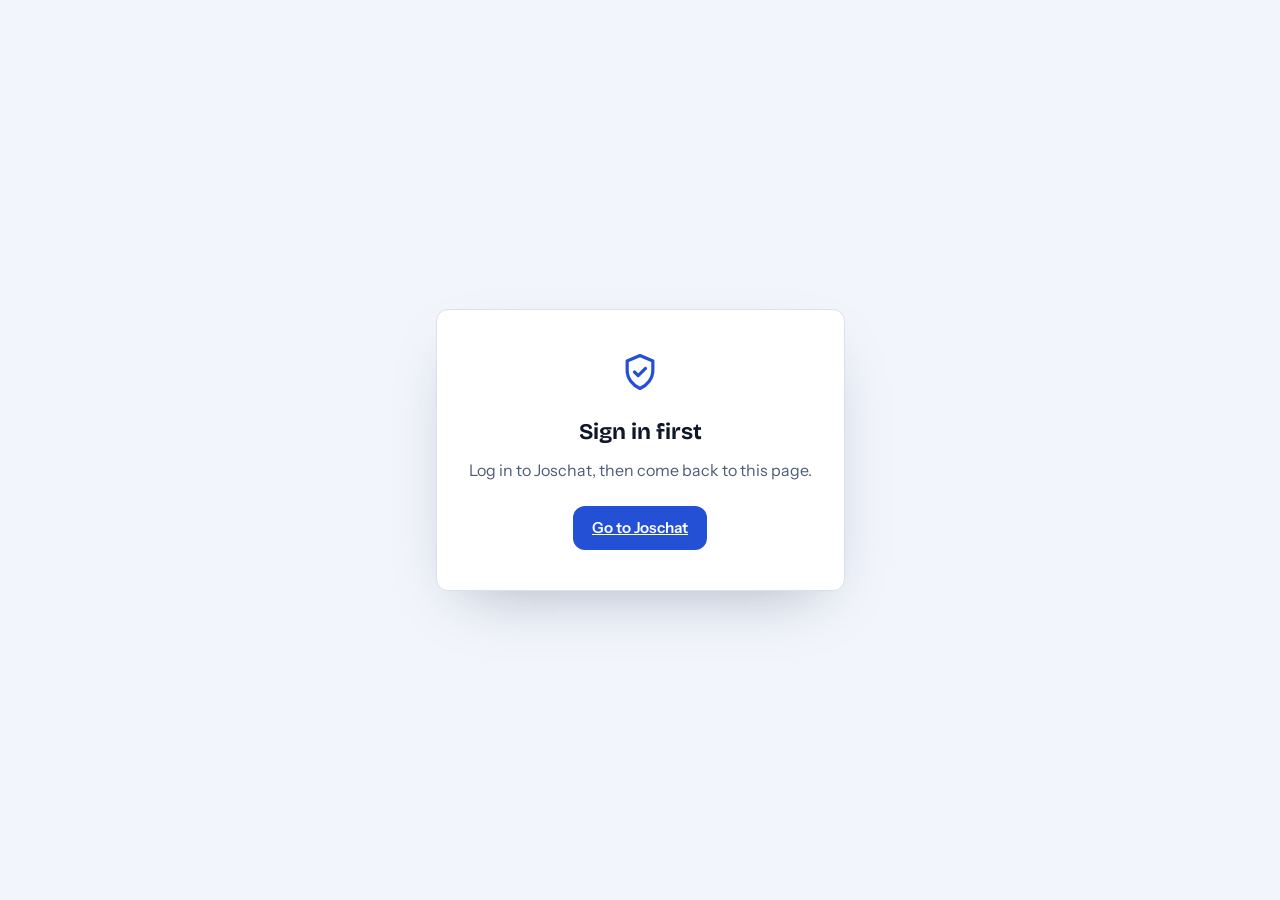
<file: templates/admin.html>
<!DOCTYPE html>
<html lang="en" data-theme="dark">
<head>
  <meta charset="UTF-8" />
  <meta name="viewport" content="width=device-width, initial-scale=1, viewport-fit=cover" />
  <title>Joschat Admin</title>
  <meta name="description" content="Platform oversight: users, conversations and the integrity chain." />
  <meta name="robots" content="noindex, nofollow" />

  <link rel="icon" type="image/x-icon" href="/static/favicon.ico" />
  <meta name="theme-color" id="theme-color" content="#0d1322" />

  <!-- Apply the saved (or system) theme before first paint so there is no flash. -->
  <script>
    (function () {
      var t = "dark";
      try {
        t = localStorage.getItem("joschat_theme") ||
            (matchMedia("(prefers-color-scheme: light)").matches ? "light" : "dark");
      } catch (e) {}
      document.documentElement.dataset.theme = t;
      var m = document.getElementById("theme-color");
      if (m) m.content = t === "light" ? "#f2f5fb" : "#0d1322";
    })();
  </script>

  <link rel="preconnect" href="https://fonts.googleapis.com" />
  <link rel="preconnect" href="https://fonts.gstatic.com" crossorigin />
  <link
    href="https://fonts.googleapis.com/css2?family=Bricolage+Grotesque:opsz,wght@12..96,600;12..96,700&family=Instrument+Sans:wght@400;500;600&display=swap"
    rel="stylesheet"
  />
  <link rel="stylesheet" href="/static/css/style.css" />
  <link rel="stylesheet" href="/static/css/admin.css" />

  <script defer src="/static/js/admin.js"></script>
</head>
<body class="admin-body">
  <!-- Icon sprite, same set as the main app plus a couple of admin-only glyphs. -->
  <svg width="0" height="0" style="position:absolute" aria-hidden="true" focusable="false">
    <defs>
      <symbol id="i-sun" viewBox="0 0 24 24"><circle cx="12" cy="12" r="4"/><path d="M12 2v2M12 20v2M4.9 4.9l1.4 1.4M17.7 17.7l1.4 1.4M2 12h2M20 12h2M4.9 19.1l1.4-1.4M17.7 6.3l1.4-1.4"/></symbol>
      <symbol id="i-moon" viewBox="0 0 24 24"><path d="M21 12.8A9 9 0 1 1 11.2 3a7 7 0 0 0 9.8 9.8z"/></symbol>
      <symbol id="i-logout" viewBox="0 0 24 24"><path d="M9 21H5a2 2 0 0 1-2-2V5a2 2 0 0 1 2-2h4"/><polyline points="16 17 21 12 16 7"/><line x1="21" y1="12" x2="9" y2="12"/></symbol>
      <symbol id="i-check" viewBox="0 0 24 24"><polyline points="20 6 9 17 4 12"/></symbol>
      <symbol id="i-alert" viewBox="0 0 24 24"><circle cx="12" cy="12" r="9"/><line x1="12" y1="8" x2="12" y2="12.5"/><line x1="12" y1="16" x2="12.01" y2="16"/></symbol>
      <symbol id="i-x" viewBox="0 0 24 24"><line x1="18" y1="6" x2="6" y2="18"/><line x1="6" y1="6" x2="18" y2="18"/></symbol>
      <symbol id="i-shield" viewBox="0 0 24 24"><path d="M12 3l7 3v5c0 4.5-3 8.2-7 10-4-1.8-7-5.5-7-10V6z"/><polyline points="9 12 11 14 15 10"/></symbol>
      <symbol id="i-search" viewBox="0 0 24 24"><circle cx="11" cy="11" r="7"/><line x1="21" y1="21" x2="16.65" y2="16.65"/></symbol>
      <symbol id="i-back" viewBox="0 0 24 24"><polyline points="15 18 9 12 15 6"/></symbol>
    </defs>
  </svg>

  <!-- Shown while the session is being checked, so neither the guard nor the dashboard flashes first. -->
  <div id="admin-boot" class="boot" aria-live="polite">
    <svg class="brand-hex" viewBox="0 0 100 100" aria-hidden="true">
      <polygon points="50,6 90,28 90,72 50,94 10,72 10,28" />
    </svg>
    <span class="sr-only">Checking admin access</span>
  </div>

  <!-- Shown when the signed-in account can't use this page: not signed in, no profile yet, or not an admin. -->
  <main id="admin-guard" class="admin-guard" hidden>
    <div class="admin-guard-card">
      <svg class="icon admin-guard-icon" aria-hidden="true"><use href="#i-shield" /></svg>
      <h1 id="admin-guard-title">Admins only</h1>
      <p id="admin-guard-message">You need an admin account to see this page.</p>
      <a class="btn btn-primary" href="/app">Go to Joschat</a>
    </div>
  </main>

  <div id="admin-shell" class="admin-shell" hidden>
    <header class="admin-header">
      <div class="admin-header-id">
        <a class="admin-back" href="/app" aria-label="Back to Joschat">
          <svg class="icon" aria-hidden="true"><use href="#i-back" /></svg>
        </a>
        <div>
          <h1>Admin</h1>
          <p id="admin-whoami" class="admin-whoami"></p>
        </div>
      </div>
      <div class="admin-header-actions">
        <button type="button" class="icon-btn" id="admin-theme-btn" aria-label="Switch to light theme" title="Switch to light theme">
          <svg class="icon" aria-hidden="true"><use href="#i-sun" /></svg>
        </button>
        <button type="button" class="icon-btn" id="admin-signout-btn" aria-label="Sign out" title="Sign out">
          <svg class="icon" aria-hidden="true"><use href="#i-logout" /></svg>
        </button>
      </div>
    </header>

    <div class="admin-scroll">
      <!-- Stats -->
      <section class="admin-card" aria-labelledby="stats-heading">
        <h2 id="stats-heading">Platform at a glance</h2>
        <div id="stat-grid" class="stat-grid" aria-live="polite">
          <div class="stat-card is-skeleton"><span class="stat-value">&nbsp;</span><span class="stat-label">Users</span></div>
          <div class="stat-card is-skeleton"><span class="stat-value">&nbsp;</span><span class="stat-label">Conversations</span></div>
          <div class="stat-card is-skeleton"><span class="stat-value">&nbsp;</span><span class="stat-label">Messages</span></div>
          <div class="stat-card is-skeleton"><span class="stat-value">&nbsp;</span><span class="stat-label">Blocks</span></div>
          <div class="stat-card is-skeleton"><span class="stat-value">&nbsp;</span><span class="stat-label">Calls</span></div>
        </div>
        <p id="calls-by-status" class="calls-by-status"></p>
      </section>

      <!-- Blockchain integrity -->
      <section class="admin-card" aria-labelledby="chain-heading">
        <h2 id="chain-heading">Blockchain integrity</h2>
        <p class="admin-card-lead">Recomputes every block's hash from its stored fields and checks the chain still links up.</p>
        <div class="chain-audit-row">
          <button type="button" class="btn btn-secondary" id="validate-chain-btn">Audit full chain</button>
        </div>
        <div id="chain-audit-result" class="audit-result" hidden></div>

        <div class="chain-audit-row chain-audit-row-scoped">
          <label for="conversation-audit-input" class="sr-only">Conversation ID</label>
          <input type="number" min="1" id="conversation-audit-input" placeholder="Conversation ID" class="admin-input" />
          <button type="button" class="btn btn-secondary" id="validate-conversation-btn">Audit conversation</button>
        </div>
        <div id="conversation-audit-result" class="audit-result" hidden></div>
      </section>

      <section class="admin-card" aria-labelledby="audit-history-title"><h2 id="audit-history-title">Audit history &amp; reports</h2>
      <p>Daily checks validate payloads, missing messages, links and signed receipts. No decrypted content is included.</p>
      <button type="button" class="btn btn-secondary" id="refresh-audits-btn">Refresh audits</button>
      <button type="button" class="btn btn-secondary" id="export-report-btn">Download report</button>
      <ul id="audit-history"></ul></section>
      <!-- Conversations -->
      <section class="admin-card" aria-labelledby="conversations-heading">
        <h2 id="conversations-heading">Conversations</h2>
        <div class="admin-table-wrap">
          <table class="admin-table" id="conversations-table">
            <thead>
              <tr>
                <th scope="col">ID</th>
                <th scope="col">Participants</th>
                <th scope="col">Type</th>
                <th scope="col">Messages</th>
                <th scope="col">Started</th>
                <th scope="col"><span class="sr-only">Actions</span></th>
              </tr>
            </thead>
            <tbody id="conversations-tbody">
              <tr><td colspan="6" class="admin-table-empty">Loading…</td></tr>
            </tbody>
          </table>
        </div>
      </section>

      <!-- Users -->
      <section class="admin-card" aria-labelledby="users-heading">
        <div class="admin-card-head">
          <h2 id="users-heading">Users</h2>
          <div class="admin-search">
            <svg class="icon" aria-hidden="true"><use href="#i-search" /></svg>
            <input type="search" id="user-search" placeholder="Search by username" aria-label="Search users by username" />
          </div>
        </div>
        <div class="admin-table-wrap">
          <table class="admin-table" id="users-table">
            <thead>
              <tr>
                <th scope="col">Username</th>
                <th scope="col">Role</th>
                <th scope="col">Status</th>
                <th scope="col" class="col-joined">Joined</th>
                <th scope="col"><span class="sr-only">Actions</span></th>
              </tr>
            </thead>
            <tbody id="users-tbody">
              <tr><td colspan="5" class="admin-table-empty">Loading…</td></tr>
            </tbody>
          </table>
        </div>
      </section>
    </div>
  </div>

  <div id="admin-toasts" class="toasts" aria-live="polite" aria-atomic="false"></div>
</body>
</html>
</file>
<file: static/css/style.css>
/**
 * static/css/style.css
 * ---------------------
 * Joschat interface.
 *
 * The brand stays navy + blue (the hexagon logo). Two additions carry meaning:
 *   mint  = a message's seal checked out      (--seal)
 *   amber = a chat that is locked on this device (--lock)
 * The hexagonal "seal" on every message is the one memorable element; the rest
 * of the interface stays quiet on purpose.
 */

/* ---------------------------------------------------------------------
   Tokens
--------------------------------------------------------------------- */
:root {
  color-scheme: dark;

  --base: #0d1322;
  --surface: #131b2f;
  --raised: #1a2440;
  --hover: #172038;
  --line: #26314d;
  --line-soft: #1d2741;

  --text: #e8edf7;
  --dim: #9aa8c4;
  --faint: #7d8cae;

  --primary: #2f62e8;
  --primary-press: #2853c8;
  --on-primary: #ffffff;
  --focus: #8fb0ff;

  --mine: #2f62e8;
  --on-mine: #ffffff;
  --on-mine-soft: rgba(255, 255, 255, 0.86);
  --theirs: #1c2644;

  --seal: #4ee0ac;
  --seal-on-mine: #8af3cb;
  --tamper: #ff7b7b;
  --tamper-on-mine: #ffc2c2;
  --lock: #f5b74a;

  --shadow: 0 24px 60px -24px rgba(0, 0, 0, 0.65);
  --canvas-top: #0b1120;
  --canvas-bottom: #101a33;
  --bg-chain: 47, 98, 232;
  --bg-glow: 130, 168, 255;

  --font-display: "Bricolage Grotesque", ui-sans-serif, system-ui, sans-serif;
  --font-body: "Instrument Sans", ui-sans-serif, system-ui, -apple-system, "Segoe UI", sans-serif;
  --font-mono: ui-monospace, "SF Mono", Menlo, Consolas, monospace;

  --radius: 0.75rem;
  --sidebar-w: 21.5rem;
  --safe-top: env(safe-area-inset-top, 0px);
  --safe-bottom: env(safe-area-inset-bottom, 0px);
}

:root[data-theme="light"] {
  color-scheme: light;

  --base: #f2f5fb;
  --surface: #ffffff;
  --raised: #eaeff8;
  --hover: #f4f7fc;
  --line: #d9e0ee;
  --line-soft: #e6ebf5;

  --text: #0f1729;
  --dim: #4d5b78;
  --faint: #667290;

  --primary: #2450d6;
  --primary-press: #1c41b3;
  --focus: #2450d6;

  --mine: #2450d6;
  --theirs: #ffffff;

  --seal: #0e9f6e;
  --tamper: #d93a3a;
  --lock: #b7791f;

  --shadow: 0 24px 60px -28px rgba(20, 34, 70, 0.35);
  --canvas-top: #eef2fa;
  --canvas-bottom: #e3eaf7;
  --bg-chain: 36, 80, 214;
  --bg-glow: 36, 80, 214;
}

/* ---------------------------------------------------------------------
   Base
--------------------------------------------------------------------- */
*, *::before, *::after { box-sizing: border-box; }

[hidden] { display: none !important; }

html { height: 100%; -webkit-text-size-adjust: 100%; }

body {
  margin: 0;
  min-height: 100%;
  font-family: var(--font-body);
  font-size: 1rem;
  line-height: 1.45;
  color: var(--text);
  background: var(--base);
  -webkit-font-smoothing: antialiased;
  overflow-x: hidden;
}

h1, h2, h3, p { margin: 0; }
button, input, textarea { font: inherit; color: inherit; }
button { cursor: pointer; }

:focus-visible {
  outline: 2px solid var(--focus);
  outline-offset: 2px;
}

.sr-only {
  position: absolute; width: 1px; height: 1px; margin: -1px; padding: 0;
  overflow: hidden; clip: rect(0 0 0 0); white-space: nowrap; border: 0;
}

.icon {
  width: 1.25rem; height: 1.25rem; flex: none;
  fill: none; stroke: currentColor; stroke-width: 1.75;
  stroke-linecap: round; stroke-linejoin: round;
}

.auth-home-link { display: block; width: fit-content; margin: 24px auto 0; font-size: 0.75rem; color: var(--dim); }
.auth-home-link:hover { color: var(--text); text-decoration: underline; text-underline-offset: 3px; }

#bg-canvas {
  position: fixed; inset: 0; z-index: 0; display: block;
  background: linear-gradient(180deg, var(--canvas-top), var(--canvas-bottom));
}
body.in-app #bg-canvas { display: none; }

/* ---------------------------------------------------------------------
   Buttons
--------------------------------------------------------------------- */
.btn {
  display: inline-flex; align-items: center; justify-content: center; gap: 0.5rem;
  min-height: 2.75rem; padding: 0.55rem 1.1rem;
  border: 1px solid transparent; border-radius: var(--radius);
  font-weight: 600; font-size: 0.95rem; line-height: 1.2;
  transition: background-color 0.15s ease, border-color 0.15s ease, opacity 0.15s ease;
}
.btn-block { width: 100%; }
.btn-primary { background: var(--primary); color: var(--on-primary); }
.btn-primary:hover:not(:disabled) { background: var(--primary-press); }
.btn-secondary { background: transparent; border-color: var(--line); color: var(--text); }
.btn-secondary:hover:not(:disabled) { background: var(--raised); }
.btn-ghost { background: transparent; color: var(--dim); }
.btn-ghost:hover:not(:disabled) { color: var(--text); background: var(--raised); }
.btn-compact { min-height: 2.25rem; padding: 0.35rem 0.8rem; font-size: 0.85rem; }
.btn:disabled { opacity: 0.5; cursor: default; }

.icon-btn {
  display: inline-grid; place-items: center; flex: none;
  width: 2.5rem; height: 2.5rem; padding: 0;
  border: 0; border-radius: 50%; background: transparent; color: var(--dim);
  transition: background-color 0.15s ease, color 0.15s ease;
}
.icon-btn:hover:not(:disabled) { background: var(--raised); color: var(--text); }
.icon-btn:disabled { opacity: 0.4; cursor: default; }

.spinner {
  display: none; width: 1.05rem; height: 1.05rem; flex: none;
  border: 2px solid currentColor; border-right-color: transparent; border-radius: 50%;
  animation: spin 0.7s linear infinite;
}
.is-busy > .spinner { display: inline-block; }
.is-busy .send-icon { display: none; }
@keyframes spin { to { transform: rotate(360deg); } }

/* ---------------------------------------------------------------------
   Boot splash
--------------------------------------------------------------------- */
.boot {
  position: fixed; inset: 0; z-index: 50; display: grid; place-items: center;
  background: var(--base);
}
.brand-hex { width: 3rem; height: 3rem; fill: var(--primary); animation: breathe 1.4s ease-in-out infinite; }
@keyframes breathe { 50% { transform: scale(0.88); opacity: 0.6; } }

/* ---------------------------------------------------------------------
   Log in / create account
--------------------------------------------------------------------- */
.auth {
  position: relative; z-index: 1; min-height: 100vh; min-height: 100dvh;
  display: grid; place-items: center;
  padding: calc(1.25rem + var(--safe-top)) 1.25rem calc(1.25rem + var(--safe-bottom));
}

.auth-card {
  width: min(26rem, 100%);
  padding: 2rem 1.75rem 1.75rem;
  background: color-mix(in srgb, var(--surface) 92%, transparent);
  border: 1px solid var(--line);
  border-radius: 1.25rem;
  box-shadow: var(--shadow);
  -webkit-backdrop-filter: blur(14px); backdrop-filter: blur(14px);
  animation: settle 0.35s ease-out both;
}
@keyframes settle { from { opacity: 0; } to { opacity: 1; } }

.lockup { display: flex; align-items: center; gap: 0.65rem; }
.wordmark {
  font-family: var(--font-display); font-weight: 700; font-size: 1.7rem;
  letter-spacing: -0.02em; line-height: 1;
}
.tagline { margin: 0.6rem 0 1.5rem; color: var(--dim); font-size: 0.98rem; max-width: 34ch; }
.setup-title { font-family: var(--font-display); font-size: 1.35rem; margin-top: 1.4rem; letter-spacing: -0.01em; }
.setup-title + .tagline { margin-top: 0.35rem; }

.segmented {
  display: grid; grid-template-columns: 1fr 1fr; gap: 0.25rem; padding: 0.25rem;
  background: var(--base); border: 1px solid var(--line); border-radius: var(--radius);
  margin-bottom: 1.25rem;
}
.segmented button {
  min-height: 2.5rem; border: 0; border-radius: calc(var(--radius) - 3px);
  background: transparent; color: var(--dim); font-weight: 600; font-size: 0.92rem;
  transition: background-color 0.15s ease, color 0.15s ease;
}
.segmented button[aria-selected="true"] { background: var(--raised); color: var(--text); box-shadow: inset 0 0 0 1px var(--line); }

.field { margin-bottom: 1rem; }
.field label { display: block; margin-bottom: 0.35rem; font-size: 0.86rem; font-weight: 500; color: var(--dim); }

.field input, .unlock-row input {
  width: 100%; min-height: 2.9rem; padding: 0.6rem 0.85rem;
  background: var(--base); border: 1px solid var(--line); border-radius: var(--radius);
  color: var(--text); font-size: 1rem;
  transition: border-color 0.15s ease, box-shadow 0.15s ease;
}
.field input::placeholder, .unlock-row input::placeholder, .search input::placeholder, #message-text::placeholder { color: var(--faint); }
.field input:focus, .unlock-row input:focus { outline: none; border-color: var(--focus); box-shadow: 0 0 0 3px color-mix(in srgb, var(--focus) 28%, transparent); }
.field input[aria-invalid="true"] { border-color: var(--tamper); }

.input-wrap { position: relative; }
.input-wrap input { padding-right: 3rem; }
.input-action { position: absolute; top: 50%; right: 0.25rem; transform: translateY(-50%); width: 2.4rem; height: 2.4rem; }

.field-msg { min-height: 1.1rem; margin-top: 0.3rem; font-size: 0.82rem; color: var(--faint); }
.field-msg:empty { display: none; }
.field-msg.is-error { color: var(--tamper); }

.banner {
  margin: 0 0 1rem; padding: 0.65rem 0.85rem; border-radius: var(--radius);
  font-size: 0.9rem; border: 1px solid var(--line); background: var(--raised);
}
.banner.is-error { border-color: color-mix(in srgb, var(--tamper) 55%, transparent); background: color-mix(in srgb, var(--tamper) 12%, transparent); }
.banner.is-success { border-color: color-mix(in srgb, var(--seal) 55%, transparent); background: color-mix(in srgb, var(--seal) 12%, transparent); }

#setup-form .btn-ghost { margin-top: 0.4rem; }

.check-email { text-align: center; padding: 0.5rem 0 0; }
.check-icon {
  display: inline-grid; place-items: center; width: 3.5rem; height: 3.5rem; margin-bottom: 0.9rem;
  border-radius: 50%; background: color-mix(in srgb, var(--primary) 18%, transparent); color: var(--focus);
}
.check-icon .icon { width: 1.6rem; height: 1.6rem; }
.check-email h2 { font-family: var(--font-display); font-size: 1.35rem; margin-bottom: 0.4rem; }
.check-email p { color: var(--dim); margin-bottom: 1.25rem; overflow-wrap: anywhere; }
.check-email strong { color: var(--text); }

/* ---------------------------------------------------------------------
   Chat shell
--------------------------------------------------------------------- */
.shell {
  position: relative; z-index: 1; height: 100vh; height: 100dvh; overflow: hidden;
  display: grid; grid-template-columns: var(--sidebar-w) minmax(0, 1fr);
  background: var(--base);
}

.net-banner {
  position: absolute; top: 0; left: 0; right: 0; z-index: 30;
  display: flex; align-items: center; justify-content: center; gap: 0.5rem;
  padding: calc(0.4rem + var(--safe-top)) 1rem 0.4rem;
  background: var(--lock); color: #1c1300; font-size: 0.85rem; font-weight: 600;
}

/* ----- Sidebar ----- */
.sidebar {
  display: flex; flex-direction: column; min-height: 0;
  background: var(--surface); border-right: 1px solid var(--line);
}

.side-head {
  display: flex; align-items: center; gap: 0.7rem;
  padding: calc(0.85rem + var(--safe-top)) 0.75rem 0.75rem 1rem;
}
.me { flex: 1; min-width: 0; display: flex; flex-direction: column; line-height: 1.2; }
.me-name { font-family: var(--font-display); font-weight: 600; font-size: 1.05rem; overflow: hidden; text-overflow: ellipsis; white-space: nowrap; }
.me-sub { font-size: 0.78rem; color: var(--faint); }

.avatar {
  --h: 215;
  display: inline-grid; place-items: center; flex: none;
  width: 2.6rem; height: 2.6rem;
  clip-path: polygon(50% 2%, 94% 26%, 94% 74%, 50% 98%, 6% 74%, 6% 26%);
  background: hsl(var(--h) 52% 40%); color: #fff;
  font-family: var(--font-display); font-weight: 700; font-size: 1.05rem; line-height: 1;
}
.avatar-add { background: var(--raised); color: var(--dim); }
.avatar-add .icon { width: 1.15rem; height: 1.15rem; }
#me-avatar { width: 2.4rem; height: 2.4rem; }

.search {
  position: relative; display: flex; align-items: center; margin: 0 0.75rem 0.5rem;
  background: var(--base); border: 1px solid var(--line); border-radius: var(--radius);
  transition: border-color 0.15s ease, box-shadow 0.15s ease;
}
.search:focus-within { border-color: var(--focus); box-shadow: 0 0 0 3px color-mix(in srgb, var(--focus) 28%, transparent); }
.search > .icon { margin-left: 0.8rem; color: var(--faint); width: 1.1rem; height: 1.1rem; }
.search input { flex: 1; min-width: 0; min-height: 2.6rem; padding: 0.5rem 0.6rem; border: 0; background: transparent; outline: none; font-size: 1rem; }
.search .icon-btn { width: 2.2rem; height: 2.2rem; margin-right: 0.2rem; }

.side-scroll { flex: 1; min-height: 0; overflow-y: auto; padding: 0.25rem 0.5rem calc(0.75rem + var(--safe-bottom)); }

.conv-list { list-style: none; margin: 0; padding: 0; }
.conv-list li { margin: 0; }

.conv, .new-chat-row {
  position: relative; display: flex; align-items: center; gap: 0.8rem; width: 100%;
  padding: 0.65rem 0.6rem; border: 0; border-radius: var(--radius);
  background: transparent; text-align: left;
  transition: background-color 0.12s ease;
}
.conv:hover, .new-chat-row:hover { background: var(--hover); }
.conv[aria-current="true"] { background: var(--raised); }
.conv[aria-current="true"]::before {
  content: ""; position: absolute; left: -0.5rem; top: 0.7rem; bottom: 0.7rem; width: 3px;
  border-radius: 0 3px 3px 0; background: var(--primary);
}
.conv-text { display: flex; flex-direction: column; min-width: 0; line-height: 1.25; }
.conv-name { font-weight: 600; overflow: hidden; text-overflow: ellipsis; white-space: nowrap; }
.conv-sub { display: flex; align-items: center; gap: 0.3rem; font-size: 0.82rem; color: var(--faint); }
.conv-sub .icon { width: 0.85rem; height: 0.85rem; }
.conv-sub.is-locked { color: var(--lock); }
:root[data-theme="light"] .conv-sub.is-locked { color: var(--lock); }

.side-empty { padding: 2rem 1rem; text-align: center; color: var(--dim); font-size: 0.92rem; }
.side-empty-title { font-family: var(--font-display); font-weight: 600; font-size: 1.05rem; color: var(--text); margin-bottom: 0.3rem; }

.skeleton-row { display: flex; align-items: center; gap: 0.8rem; padding: 0.65rem 0.6rem; }
.skeleton { background: var(--raised); border-radius: 0.5rem; animation: pulse 1.3s ease-in-out infinite; }
.skeleton.hex { width: 2.6rem; height: 2.6rem; clip-path: polygon(50% 2%, 94% 26%, 94% 74%, 50% 98%, 6% 74%, 6% 26%); border-radius: 0; }
.skeleton.line { height: 0.8rem; }
@keyframes pulse { 50% { opacity: 0.45; } }

/* ----- Thread ----- */
.thread { position: relative; display: flex; min-width: 0; min-height: 0; background: var(--base); }

.thread-empty {
  margin: auto; padding: 2rem; max-width: 26rem; text-align: center; color: var(--dim);
}
.thread-empty h2 { font-family: var(--font-display); font-size: 1.5rem; letter-spacing: -0.015em; color: var(--text); margin: 1rem 0 0.5rem; }
.thread-empty strong { color: var(--text); font-weight: 600; }
.empty-chain { width: 15rem; max-width: 100%; color: var(--line); }

.thread-view { display: flex; flex-direction: column; width: 100%; min-width: 0; min-height: 0; }

.thread-head {
  display: flex; align-items: center; gap: 0.7rem;
  padding: calc(0.7rem + var(--safe-top)) 0.75rem 0.7rem 1rem;
  background: var(--surface); border-bottom: 1px solid var(--line);
}
.back-btn { display: none; margin-left: -0.5rem; }
.thread-id { flex: 1; min-width: 0; }
.thread-id h2 { font-family: var(--font-display); font-weight: 600; font-size: 1.1rem; line-height: 1.2; overflow: hidden; text-overflow: ellipsis; white-space: nowrap; }
.thread-status { display: flex; align-items: center; gap: 0.4rem; min-width: 0; font-size: 0.8rem; color: var(--faint); }
.thread-status span:last-child { overflow: hidden; text-overflow: ellipsis; white-space: nowrap; }
.thread-status .dot { flex: none; width: 0.5rem; height: 0.5rem; border-radius: 50%; background: var(--faint); }
.thread-status[data-state="live"] .dot { background: var(--seal); }
.thread-status[data-state="live"] { color: var(--dim); }
.thread-status[data-state="connecting"] .dot { background: var(--lock); }

#lock-btn[data-locked="true"] { color: var(--lock); }

.verify-banner {
  display: flex; align-items: center; gap: 0.6rem; padding: 0.55rem 0.5rem 0.55rem 1rem;
  font-size: 0.9rem; font-weight: 500;
  background: color-mix(in srgb, var(--seal) 14%, var(--surface)); color: var(--text);
  border-bottom: 1px solid color-mix(in srgb, var(--seal) 40%, var(--line));
}
.verify-banner > .icon { color: var(--seal); }
.verify-banner span { flex: 1; }
.verify-banner.is-bad { background: color-mix(in srgb, var(--tamper) 14%, var(--surface)); border-bottom-color: color-mix(in srgb, var(--tamper) 45%, var(--line)); }
.verify-banner.is-bad > .icon { color: var(--tamper); }

/* ----- Messages ----- */
.messages-wrap { position: relative; flex: 1; min-height: 0; overflow-y: auto; overscroll-behavior: contain; scroll-behavior: auto; }

#messages { list-style: none; margin: 0 auto; padding: 1rem 1rem 0.5rem; max-width: 50rem; }

.day { display: flex; justify-content: center; margin: 1.1rem 0 0.6rem; }
.day span { padding: 0.2rem 0.7rem; font-size: 0.78rem; font-weight: 500; color: var(--dim); background: var(--surface); border: 1px solid var(--line-soft); border-radius: 999px; }

.msg { display: flex; flex-direction: column; margin-top: 0.7rem; max-width: 100%; }
.msg.mine { align-items: flex-end; }
.msg.theirs { align-items: flex-start; }
.msg.cont-prev { margin-top: 0.15rem; }

.bubble {
  max-width: min(82%, 34rem); padding: 0.5rem 0.8rem 0.4rem;
  border-radius: 1.15rem; overflow-wrap: anywhere; word-break: break-word;
}
.mine .bubble { background: var(--mine); color: var(--on-mine); border-bottom-right-radius: 0.4rem; }
.theirs .bubble { background: var(--theirs); color: var(--text); border-bottom-left-radius: 0.4rem; box-shadow: 0 0 0 1px var(--line-soft); }
.mine.cont-prev .bubble { border-top-right-radius: 0.4rem; }
.mine.cont-next .bubble { border-bottom-right-radius: 1.15rem; }
.theirs.cont-prev .bubble { border-top-left-radius: 0.4rem; }
.theirs.cont-next .bubble { border-bottom-left-radius: 1.15rem; }

.sender { font-size: 0.78rem; font-weight: 600; color: var(--dim); margin: 0 0.4rem 0.15rem; }

.msg-text { white-space: pre-wrap; }
.msg-text.is-locked, .msg-text.is-failed { display: flex; align-items: center; gap: 0.4rem; font-style: italic; opacity: 0.85; white-space: normal; }
.msg-text .icon { width: 1rem; height: 1rem; }

.msg-foot { display: flex; align-items: center; justify-content: flex-end; gap: 0.3rem; margin-top: 0.15rem; font-size: 0.72rem; line-height: 1; }
.msg-time { color: var(--faint); font-variant-numeric: tabular-nums; }
.mine .msg-time { color: var(--on-mine-soft); }

.media { margin: 0.1rem 0 0.35rem; }
.media img, .media video { display: block; width: auto; height: auto; max-width: min(100%, 18rem); max-height: 15rem; border-radius: 0.7rem; background: var(--base); }
.media audio { display: block; width: min(16rem, 100%); }
.media-placeholder {
  display: inline-flex; align-items: center; gap: 0.45rem; padding: 0.5rem 0.75rem;
  border-radius: 0.7rem; background: rgba(0, 0, 0, 0.18); font-size: 0.88rem; font-style: italic; opacity: 0.9;
}
.theirs .media-placeholder { background: var(--raised); }
.file-chip {
  display: inline-flex; align-items: center; gap: 0.5rem; padding: 0.45rem 0.7rem;
  border-radius: 0.7rem; background: rgba(0, 0, 0, 0.18); color: inherit; text-decoration: none; font-size: 0.9rem; font-weight: 500;
}
.theirs .file-chip { background: var(--raised); }

/* The seal — one hexagon per message, one chain link. */
.seal {
  display: inline-grid; place-items: center; flex: none; width: 1.15rem; height: 1.15rem; padding: 0;
  border: 0; border-radius: 4px; background: none; color: var(--faint);
}
.mine .seal { color: var(--on-mine-soft); }
.seal svg { width: 100%; height: 100%; overflow: visible; }
.seal .hex { fill: none; stroke: currentColor; stroke-width: 1.7; stroke-linejoin: round; opacity: 0.85; transform-origin: 12px 12px; }
.seal .tick { fill: none; stroke: transparent; stroke-width: 2.2; stroke-linecap: round; stroke-linejoin: round; }
.seal[data-state="verified"] { color: var(--seal); }
.mine .seal[data-state="verified"] { color: var(--seal-on-mine); }
.seal[data-state="verified"] .hex { fill: currentColor; opacity: 1; }
.seal[data-state="verified"] .tick { stroke: #06281c; }
.seal[data-state="tampered"] { color: var(--tamper); }
.mine .seal[data-state="tampered"] { color: var(--tamper-on-mine); }
.seal[data-state="tampered"] .hex { fill: currentColor; opacity: 1; }
.seal[data-state="tampered"] .tick { stroke: transparent; }
.seal .bang { fill: none; stroke: transparent; stroke-width: 2.4; stroke-linecap: round; }
.seal[data-state="tampered"] .bang { stroke: #3b0a0a; }
.seal.pop .hex { animation: seal-pop 0.45s cubic-bezier(0.3, 1.6, 0.5, 1); }
@keyframes seal-pop { 0% { transform: scale(0.7); } 60% { transform: scale(1.3); } 100% { transform: scale(1); } }

.block-info {
  margin-top: 0.35rem; padding-top: 0.35rem; border-top: 1px solid rgba(127, 140, 170, 0.35);
  font-size: 0.75rem; color: var(--dim); overflow-wrap: anywhere;
}
.mine .block-info { color: var(--on-mine-soft); border-top-color: rgba(255, 255, 255, 0.3); }
.block-info code { display: block; margin-top: 0.15rem; font-family: var(--font-mono); font-size: 0.72rem; }

.skeleton-msg { height: 2.4rem; margin-top: 0.7rem; border-radius: 1.15rem; }
.skeleton-msg.mine { margin-left: auto; width: 55%; }
.skeleton-msg.theirs { width: 45%; }

.messages-empty { padding: 3rem 1.5rem; text-align: center; color: var(--dim); max-width: 26rem; margin: 0 auto; }

.jump-btn {
  position: sticky; bottom: 0.75rem; left: 50%; transform: translateX(-50%); display: flex; align-items: center; gap: 0.35rem;
  width: max-content; margin: 0 auto; padding: 0.45rem 0.9rem;
  background: var(--primary); color: var(--on-primary); border: 0; border-radius: 999px;
  font-size: 0.85rem; font-weight: 600; box-shadow: 0 6px 20px -6px rgba(0, 0, 0, 0.55);
}
.jump-btn .icon { width: 1rem; height: 1rem; }

/* ----- Unlock panel ----- */
.unlock-panel { padding: 1rem 1rem calc(1rem + var(--safe-bottom)); background: var(--surface); border-top: 1px solid var(--line); }
.unlock-head { display: flex; gap: 0.75rem; max-width: 50rem; margin: 0 auto 0.75rem; }
.unlock-head > .icon { color: var(--lock); margin-top: 0.15rem; }
.unlock-title { font-family: var(--font-display); font-weight: 600; font-size: 1.05rem; }
.unlock-text { font-size: 0.88rem; color: var(--dim); margin-top: 0.15rem; }
.unlock-row { display: flex; gap: 0.5rem; max-width: 50rem; margin: 0 auto; }
.unlock-row input { flex: 1; min-width: 0; }
.unlock-panel .field-msg { max-width: 50rem; margin: 0.4rem auto 0; }

/* ----- Composer ----- */
.composer { padding: 0.6rem 0.75rem calc(0.6rem + var(--safe-bottom)); background: var(--surface); border-top: 1px solid var(--line); }
.composer > * { max-width: 50rem; margin-left: auto; margin-right: auto; }
.composer-row { display: flex; align-items: flex-end; gap: 0.35rem; }

#message-text {
  flex: 1; min-width: 0; min-height: 2.75rem; max-height: 10rem; padding: 0.65rem 0.9rem; resize: none;
  background: var(--base); border: 1px solid var(--line); border-radius: 1.4rem; font-size: 1rem; line-height: 1.4;
  transition: border-color 0.15s ease, box-shadow 0.15s ease;
}
#message-text:focus { outline: none; border-color: var(--focus); box-shadow: 0 0 0 3px color-mix(in srgb, var(--focus) 28%, transparent); }

.send-btn { width: 2.75rem; min-height: 2.75rem; padding: 0; border-radius: 50%; flex: none; }
.attach-btn, #attach-btn { width: 2.75rem; height: 2.75rem; }

.attachment-chip {
  display: flex; align-items: center; gap: 0.6rem; margin-bottom: 0.5rem; padding: 0.4rem 0.4rem 0.4rem 0.6rem;
  background: var(--raised); border: 1px solid var(--line); border-radius: var(--radius); font-size: 0.9rem;
}
.attachment-chip img { width: 2.5rem; height: 2.5rem; border-radius: 0.4rem; object-fit: cover; }
.attachment-name { flex: 1; min-width: 0; overflow: hidden; text-overflow: ellipsis; white-space: nowrap; font-weight: 500; }
.attachment-size { color: var(--faint); font-size: 0.8rem; }

/* ----- Toasts ----- */
.toasts {
  position: fixed; left: 0; right: 0; bottom: calc(1rem + var(--safe-bottom)); z-index: 60;
  display: flex; flex-direction: column; align-items: center; gap: 0.5rem; padding: 0 1rem; pointer-events: none;
}
.toast {
  pointer-events: auto; display: flex; align-items: flex-start; gap: 0.6rem; max-width: 26rem; padding: 0.7rem 0.6rem 0.7rem 0.9rem;
  background: var(--raised); color: var(--text); border: 1px solid var(--line); border-radius: var(--radius);
  box-shadow: var(--shadow); font-size: 0.92rem; animation: toast-in 0.2s ease-out both;
}
.toast > .icon { margin-top: 0.1rem; }
.toast.is-error { border-color: color-mix(in srgb, var(--tamper) 60%, var(--line)); }
.toast.is-error > .icon { color: var(--tamper); }
.toast.is-success > .icon { color: var(--seal); }
.toast span { flex: 1; }
.toast .icon-btn { width: 1.9rem; height: 1.9rem; margin: -0.2rem 0; }
@keyframes toast-in { from { opacity: 0; transform: translateY(8px); } to { opacity: 1; transform: none; } }

/* Wide screens: keep toasts over the conversation, clear of the composer. */
@media (min-width: 860px) {
  .toasts { left: var(--sidebar-w); bottom: calc(6rem + var(--safe-bottom)); }
}

/* ---------------------------------------------------------------------
   Small screens: one pane at a time, sliding between list and thread
--------------------------------------------------------------------- */
@media (max-width: 859px) {
  .shell { display: block; }
  .sidebar, .thread {
    position: absolute; inset: 0; width: 100%;
    transition: transform 0.28s cubic-bezier(0.4, 0, 0.2, 1), visibility 0s linear 0.28s;
  }
  .sidebar { border-right: 0; }
  .shell[data-view="list"] .thread { transform: translateX(100%); visibility: hidden; }
  .shell[data-view="thread"] .sidebar { transform: translateX(-24%); visibility: hidden; }
  .shell[data-view="list"] .sidebar, .shell[data-view="thread"] .thread { transform: none; visibility: visible; transition-delay: 0s; }

  .thread-empty { display: none; }
  .back-btn { display: inline-grid; }
  #verify-btn .btn-label { display: none; }
  #verify-btn { width: 2.5rem; min-height: 2.5rem; padding: 0; border-radius: 50%; }
  .bubble { max-width: 86%; }
  .auth-card { padding: 1.6rem 1.25rem 1.4rem; }
  .toasts { bottom: calc(5rem + var(--safe-bottom)); }
}

/* ---------------------------------------------------------------------
   Motion preferences
--------------------------------------------------------------------- */
@media (prefers-reduced-motion: reduce) {
  *, *::before, *::after { animation-duration: 0.001ms !important; animation-iteration-count: 1 !important; transition-duration: 0.001ms !important; transition-delay: 0s !important; }
}


/* ---------------------------------------------------------------------
   Secure keys: panel, safety number, security dialog
--------------------------------------------------------------------- */
.has-dot { position: relative; }
.attention-dot {
  position: absolute; top: 0.35rem; right: 0.35rem; width: 0.6rem; height: 0.6rem;
  border-radius: 50%; background: var(--lock); box-shadow: 0 0 0 2px var(--surface);
}

.keys-panel .unlock-head > .icon { color: var(--seal); }
.keys-panel.is-warning .unlock-head > .icon { color: var(--lock); }
.keys-actions { display: flex; flex-wrap: wrap; gap: 0.5rem; max-width: 50rem; margin: 0.75rem auto 0; }

.safety { max-width: 50rem; margin: 0 auto; padding: 0.6rem 0.8rem; background: var(--base); border: 1px solid var(--line); border-radius: var(--radius); }
.safety-label { display: block; font-size: 0.78rem; font-weight: 500; color: var(--dim); margin-bottom: 0.2rem; }
.safety-number { display: block; font-family: var(--font-mono); font-size: 1rem; letter-spacing: 0.04em; overflow-wrap: anywhere; color: var(--text); }

.link-btn {
  display: block; max-width: 50rem; margin: 0.6rem auto 0; padding: 0.25rem 0; background: none; border: 0;
  color: var(--focus); font-size: 0.9rem; font-weight: 500; text-align: left; text-decoration: underline; text-underline-offset: 3px;
}
.unlock-row + .link-btn { margin-top: 0.5rem; }

.dialog {
  width: min(28rem, calc(100% - 2rem)); padding: 1.5rem; color: var(--text);
  background: var(--surface); border: 1px solid var(--line); border-radius: 1.1rem; box-shadow: var(--shadow);
}
.dialog::backdrop { background: rgba(5, 9, 20, 0.6); }
.dialog h2 { font-family: var(--font-display); font-size: 1.25rem; letter-spacing: -0.01em; margin-bottom: 0.6rem; }
.dialog-lead { font-weight: 500; margin-bottom: 0.9rem; }
.dialog-note { font-size: 0.88rem; color: var(--dim); margin: 0.9rem 0 1.1rem; }
.dialog-actions { display: flex; flex-wrap: wrap; gap: 0.5rem; justify-content: flex-end; }

/* ---------------------------------------------------------------------
   Calling: header buttons, incoming-call ring, active-call stage
--------------------------------------------------------------------- */
#voice-call-btn[data-state="unavailable"], #video-call-btn[data-state="unavailable"] { opacity: 0.4; cursor: not-allowed; }
#voice-call-btn[data-state="unavailable"]:hover, #video-call-btn[data-state="unavailable"]:hover { background: transparent; }

.call-dialog { width: min(24rem, calc(100% - 2rem)); padding: 2rem 1.75rem 1.75rem; text-align: center; }

.call-avatar {
  width: 5.5rem; height: 5.5rem; margin: 0 auto; font-size: 2rem;
  box-shadow: 0 0 0 0 color-mix(in srgb, var(--primary) 45%, transparent);
  animation: call-pulse 1.8s ease-out infinite;
}
@keyframes call-pulse {
  0% { box-shadow: 0 0 0 0 color-mix(in srgb, var(--primary) 45%, transparent); }
  70% { box-shadow: 0 0 0 1.1rem color-mix(in srgb, var(--primary) 0%, transparent); }
  100% { box-shadow: 0 0 0 0 color-mix(in srgb, var(--primary) 0%, transparent); }
}
@media (prefers-reduced-motion: reduce) { .call-avatar { animation: none; } }

.call-kind { margin: 1rem 0 0.15rem; font-size: 0.85rem; font-weight: 600; color: var(--dim); text-transform: uppercase; letter-spacing: 0.04em; }
.call-dialog #incoming-call-title, .call-dialog #active-call-title { font-size: 1.4rem; margin: 0; }
.call-actions { justify-content: center; margin-top: 1.75rem; gap: 1.25rem; }

.btn-accept, .btn-decline {
  width: 3.5rem; height: 3.5rem; padding: 0; border-radius: 50%; flex-direction: column; gap: 0.15rem;
}
.call-dialog:not(.call-dialog-active) .btn-accept, .call-dialog:not(.call-dialog-active) .btn-decline { width: auto; height: auto; padding: 0.7rem 1.4rem; border-radius: 999px; flex-direction: row; }
.btn-accept { background: var(--seal); color: #05291c; }
.btn-accept:hover { background: color-mix(in srgb, var(--seal) 85%, black); }
.btn-decline { background: var(--tamper); color: #2b0808; }
.btn-decline:hover { background: color-mix(in srgb, var(--tamper) 85%, black); }
.btn-accept .icon, .btn-decline .icon { width: 1.3rem; height: 1.3rem; }

.call-dialog-active { width: min(30rem, calc(100% - 2rem)); padding: 1.25rem; }
.call-stage {
  position: relative; aspect-ratio: 4 / 3; border-radius: 0.9rem; overflow: hidden;
  background: var(--base); display: grid; place-items: center;
}
#remote-video { width: 100%; height: 100%; object-fit: cover; background: var(--base); }
.call-voice-face { position: absolute; inset: 0; display: grid; place-items: center; background: var(--base); }
.call-stage[data-kind="voice"] #remote-video, .call-stage[data-kind="video"][data-remote-live="true"] .call-voice-face { display: none; }
.call-stage .call-avatar { width: 5rem; height: 5rem; font-size: 1.9rem; animation: none; box-shadow: none; }
#local-video {
  position: absolute; right: 0.6rem; bottom: 0.6rem; width: 5.5rem; height: 4.1rem;
  border-radius: 0.5rem; object-fit: cover; background: #000; box-shadow: 0 4px 14px -4px rgba(0, 0, 0, 0.6);
  transform: scaleX(-1);   /* a mirrored self-preview reads naturally, like a front camera viewfinder */
}
.call-stage[data-kind="voice"] #local-video, .call-stage[data-camera-off="true"] #local-video { display: none; }

.call-meta { margin: 1rem 0 0; }
.call-meta h2 { font-size: 1.15rem; }
.call-meta p { margin-top: 0.2rem; font-size: 0.9rem; color: var(--dim); font-variant-numeric: tabular-nums; }

.call-control { width: 3rem; height: 3rem; background: var(--raised); color: var(--text); }
.call-control[aria-pressed="true"] { background: var(--tamper); color: #2b0808; }
.call-hangup { width: 3.75rem; height: 3.75rem; }

@media (max-width: 859px) {
  .call-dialog-active { width: 100vw; height: 100dvh; max-width: none; max-height: none; border-radius: 0; display: flex; flex-direction: column; padding: calc(1rem + var(--safe-top)) 1rem calc(1.25rem + var(--safe-bottom)); }
  .call-stage { flex: 1; aspect-ratio: auto; border-radius: 0.7rem; }
  .call-meta { margin-top: 0.75rem; }
}

/* Groups and durable message delivery */
.group-start { margin: 0 1rem .7rem; justify-content: center; }
.group-members { color: var(--dim); font-size: .75rem; max-width: 100%; overflow: hidden; text-overflow: ellipsis; white-space: nowrap; }
#group-usernames { width: 100%; padding: .7rem; border: 1px solid var(--line); border-radius: .65rem; background: var(--raised); color: var(--text); font: inherit; resize: vertical; }
.outbox-banner { margin: 0 1rem .7rem; padding: .6rem; border: 1px solid var(--line); border-radius: .65rem; display: flex; align-items: center; justify-content: space-between; gap: .5rem; font-size: .8rem; }
.seal { display: inline-flex; align-items: center; gap: .25rem; width: auto; height: auto; min-height: 1.15rem; }
.seal svg { width: 1.15rem; height: 1.15rem; flex: none; }
.seal-label { font-size: .65rem; font-weight: 600; }
.seal:disabled { opacity: .9; cursor: default; }
.queued-remove { display: block; margin-top: .5rem; padding: .2rem 0; border: 0; background: transparent; color: inherit; text-decoration: underline; font-size: .7rem; }

/* Completion controls use the existing dialog and button system. */
.dialog-body > p { color: var(--dim); margin: .8rem 0; line-height: 1.5; }
.dialog-body form { margin: 1rem 0; }
.dialog-body hr { border: 0; border-top: 1px solid var(--line); margin: 1.25rem 0; }
#manage-member-list { list-style: none; padding: 0; margin: 1rem 0; }
#manage-member-list li { display: flex; align-items: center; justify-content: space-between; gap: .5rem; padding: .3rem 0; overflow-wrap: anywhere; }
#manage-group-error, #edit-profile-error { color: var(--danger); }
.thread-id { min-width: 0; }
@media (max-width: 480px) { .thread-head { flex-wrap: wrap; gap: .3rem; } .thread-id { flex: 1; } #manage-group-btn { margin-left: auto; } }
</file>
<file: static/css/admin.css>
/**
 * static/css/admin.css
 * ---------------------
 * Styles only for templates/admin.html. Loaded alongside style.css, which
 * supplies the shared tokens, fonts, .btn/.icon-btn/.boot/.toasts rules.
 */

.admin-body { background: var(--base); color: var(--text); font-family: var(--font-body); }

/* --- Guard screen ------------------------------------------------------- */

.admin-guard {
  min-height: 100vh;
  display: grid;
  place-items: center;
  padding: 1.5rem;
}

.admin-guard-card {
  max-width: 26rem;
  text-align: center;
  background: var(--surface);
  border: 1px solid var(--line);
  border-radius: var(--radius);
  padding: 2.5rem 2rem;
  box-shadow: var(--shadow);
}

.admin-guard-icon { width: 2.75rem; height: 2.75rem; color: var(--primary); margin-bottom: 1rem; }
.admin-guard-card h1 { font-family: var(--font-display); font-size: 1.4rem; margin: 0 0 0.6rem; }
.admin-guard-card p { color: var(--dim); margin: 0 0 1.5rem; line-height: 1.5; }

/* --- Shell ---------------------------------------------------------------- */

.admin-shell { min-height: 100vh; display: flex; flex-direction: column; }

.admin-header {
  display: flex;
  align-items: center;
  justify-content: space-between;
  gap: 1rem;
  padding: 1rem 1.5rem;
  border-bottom: 1px solid var(--line);
  background: var(--surface);
  position: sticky;
  top: 0;
  z-index: 5;
}

.admin-header-id { display: flex; align-items: center; gap: 0.85rem; }

.admin-back {
  display: grid;
  place-items: center;
  width: 2.25rem;
  height: 2.25rem;
  border-radius: 50%;
  color: var(--dim);
  flex: none;
}
.admin-back:hover { background: var(--raised); color: var(--text); }
.admin-back .icon { width: 1.15rem; height: 1.15rem; }

.admin-header h1 { font-family: var(--font-display); font-size: 1.15rem; margin: 0; }
.admin-whoami { margin: 0; color: var(--dim); font-size: 0.85rem; }

.admin-header-actions { display: flex; gap: 0.4rem; }

.admin-scroll {
  flex: 1;
  padding: 1.5rem;
  display: flex;
  flex-direction: column;
  gap: 1.25rem;
  max-width: 64rem;
  width: 100%;
  margin: 0 auto;
}

/* --- Cards ------------------------------------------------------------- */

.admin-card {
  background: var(--surface);
  border: 1px solid var(--line);
  border-radius: var(--radius);
  padding: 1.5rem;
}

.admin-card h2 { font-family: var(--font-display); font-size: 1.05rem; margin: 0 0 0.75rem; }
.admin-card-lead { color: var(--dim); font-size: 0.88rem; margin: -0.35rem 0 1rem; max-width: 42ch; }

.admin-card-head {
  display: flex;
  align-items: center;
  justify-content: space-between;
  gap: 1rem;
  flex-wrap: wrap;
  margin-bottom: 0.75rem;
}
.admin-card-head h2 { margin: 0; }

/* --- Stats --------------------------------------------------------------- */

.stat-grid {
  display: grid;
  grid-template-columns: repeat(auto-fit, minmax(7.5rem, 1fr));
  gap: 0.75rem;
}

.stat-card {
  background: var(--raised);
  border: 1px solid var(--line-soft);
  border-radius: calc(var(--radius) * 0.75);
  padding: 0.85rem 1rem;
  display: flex;
  flex-direction: column;
  gap: 0.2rem;
}

.stat-card.is-warning { border-color: color-mix(in srgb, var(--lock) 55%, var(--line-soft)); }
.stat-card.is-warning .stat-value { color: var(--lock); }

.stat-value { font-family: var(--font-display); font-size: 1.5rem; font-weight: 700; }
.stat-label { color: var(--dim); font-size: 0.78rem; }

.stat-card.is-skeleton { opacity: 0.55; }
.stat-card.is-skeleton .stat-value {
  display: inline-block;
  width: 2.5rem;
  height: 1.5rem;
  border-radius: 0.3rem;
  background: var(--hover);
}

.calls-by-status { color: var(--dim); font-size: 0.85rem; margin: 0.85rem 0 0; }

/* --- Audits ------------------------------------------------------------ */

.chain-audit-row { display: flex; gap: 0.6rem; align-items: center; flex-wrap: wrap; }
.chain-audit-row-scoped { margin-top: 1rem; }

.admin-input {
  background: var(--raised);
  border: 1px solid var(--line);
  border-radius: calc(var(--radius) * 0.6);
  color: var(--text);
  padding: 0.5rem 0.75rem;
  font: inherit;
  width: 10rem;
}
.admin-input:focus-visible { outline: 2px solid var(--focus); outline-offset: 1px; }

.audit-result {
  margin-top: 0.85rem;
  border-radius: calc(var(--radius) * 0.6);
  border: 1px solid var(--line-soft);
  padding: 0.75rem 1rem;
  font-size: 0.88rem;
  line-height: 1.5;
}
.audit-result.is-good { border-color: color-mix(in srgb, var(--seal) 50%, var(--line-soft)); background: color-mix(in srgb, var(--seal) 8%, transparent); }
.audit-result.is-bad { border-color: color-mix(in srgb, var(--tamper) 55%, var(--line-soft)); background: color-mix(in srgb, var(--tamper) 10%, transparent); }
.audit-result code { font-family: var(--font-mono); font-size: 0.82em; }

/* --- Tables -------------------------------------------------------------- */

.admin-search {
  display: flex;
  align-items: center;
  gap: 0.5rem;
  background: var(--raised);
  border: 1px solid var(--line);
  border-radius: calc(var(--radius) * 0.6);
  padding: 0.4rem 0.75rem;
  width: 14rem;
}
.admin-search .icon { width: 1rem; height: 1rem; color: var(--faint); flex: none; }
.admin-search input {
  background: none;
  border: none;
  color: var(--text);
  font: inherit;
  width: 100%;
  outline: none;
}

.admin-table-wrap { overflow-x: auto; border: 1px solid var(--line-soft); border-radius: calc(var(--radius) * 0.6); }

.admin-table { width: 100%; border-collapse: collapse; font-size: 0.88rem; }
.admin-table th, .admin-table td { padding: 0.65rem 0.9rem; text-align: left; white-space: nowrap; }
.admin-table thead th { color: var(--faint); font-weight: 500; font-size: 0.78rem; border-bottom: 1px solid var(--line-soft); }
.admin-table tbody tr:not(:last-child) td { border-bottom: 1px solid var(--line-soft); }
.admin-table tbody tr:hover { background: var(--hover); }
.admin-table-empty { color: var(--dim); white-space: normal; }

.badge {
  display: inline-flex;
  align-items: center;
  gap: 0.3rem;
  padding: 0.2rem 0.55rem;
  border-radius: 999px;
  font-size: 0.75rem;
  border: 1px solid var(--line);
}
.badge-role-admin { color: var(--primary); border-color: color-mix(in srgb, var(--primary) 45%, var(--line)); }
.badge-role-user { color: var(--dim); }
.badge-status-active { color: var(--seal); border-color: color-mix(in srgb, var(--seal) 45%, var(--line)); }
.badge-status-suspended { color: var(--tamper); border-color: color-mix(in srgb, var(--tamper) 45%, var(--line)); }

.row-action {
  display: inline-flex;
  align-items: center;
  gap: 0.5rem;
}
.row-confirm { display: inline-flex; align-items: center; gap: 0.4rem; font-size: 0.82rem; color: var(--dim); }
.row-you { color: var(--faint); font-size: 0.82rem; }

.audit-link-btn {
  background: none;
  border: none;
  color: var(--primary);
  font: inherit;
  font-size: 0.82rem;
  cursor: pointer;
  padding: 0.2rem 0;
}
.audit-link-btn:hover { text-decoration: underline; }

/* --- Responsive ----------------------------------------------------------- */

@media (max-width: 640px) {
  .admin-scroll { padding: 1rem; }
  .admin-card { padding: 1.1rem; }
  .col-joined { display: none; }
  .admin-search { width: 100%; }
  .admin-card-head { flex-direction: column; align-items: stretch; }
}
</file>
